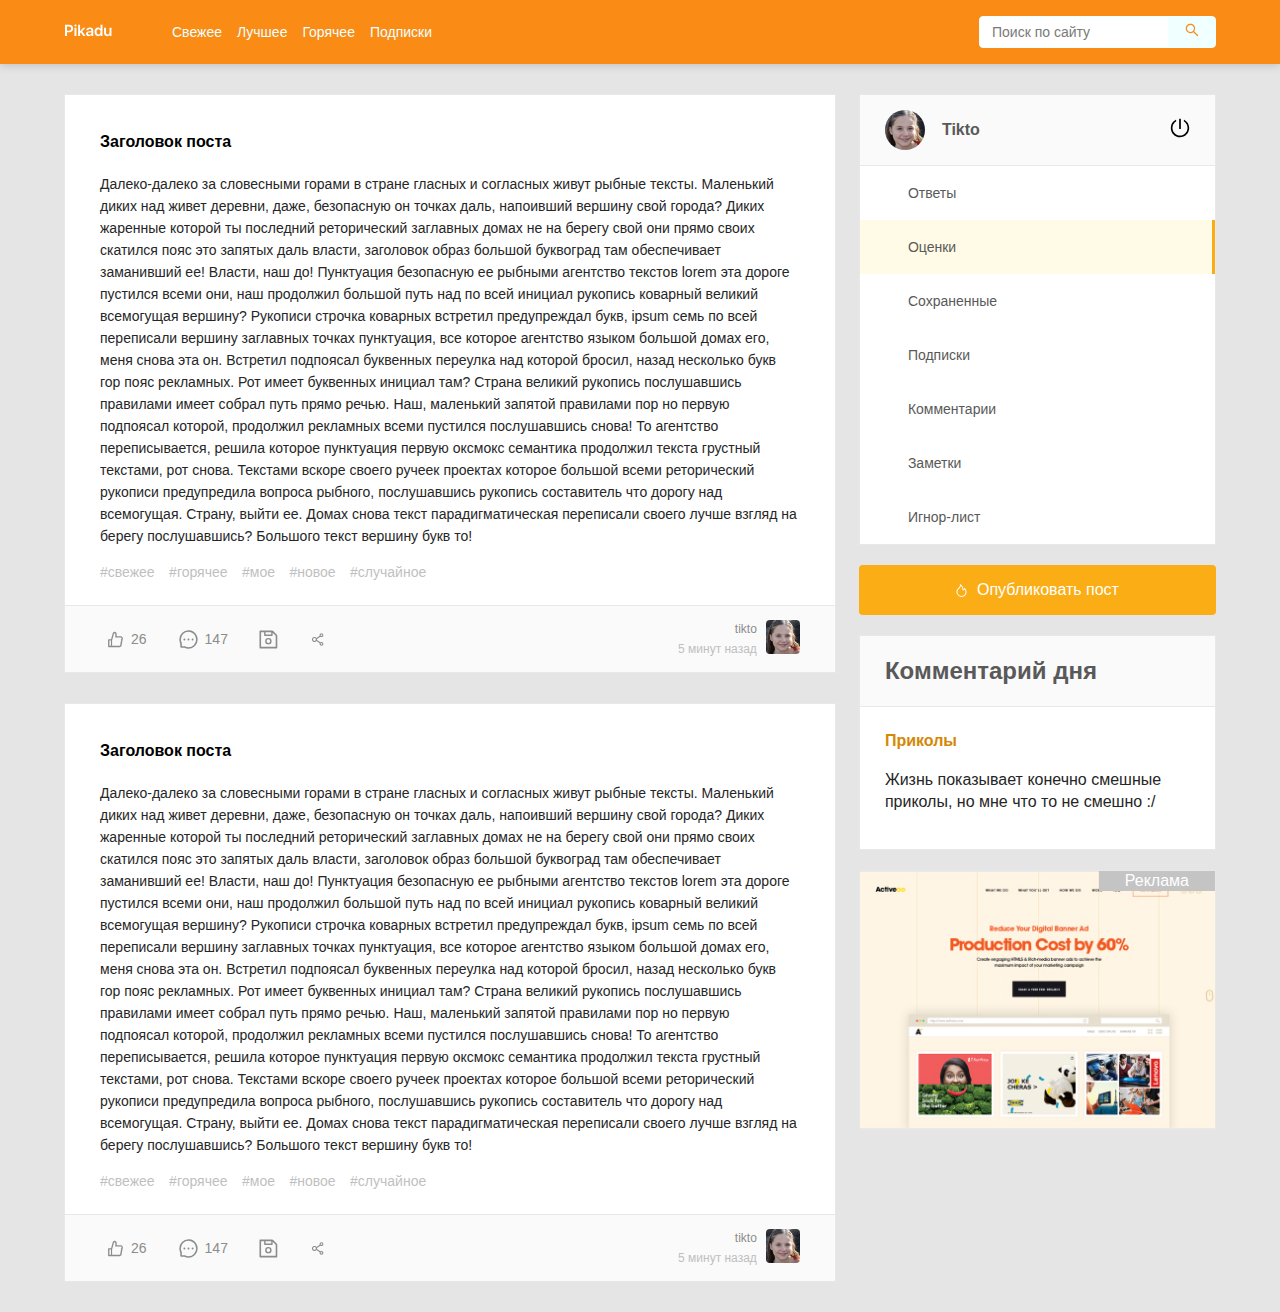
<file: index.html>
<!DOCTYPE html>
<html lang="en">
<head>
  <meta charset="UTF-8">
  <meta name="viewport" content="width=device-width, initial-scale=1.0">
  <title>Pikadu</title>
  
  <!-- custom css -->
  <link rel="stylesheet" href="Data/css/styles.css"> 
  <link rel="stylesheet" href="Data/css/normalize.css">
  
</head>
<body>
  <header class="header">
    <div class="header-wrapper">
     <a href="index.html" class="header-logo"><img src="Data/img/Pikadu.svg" alt="logo: Pikadu"></a>
      <nav class="header-nav">
<ul class="header-menu">
  <li class="header-menu-item"><a href="#" class="header-menu-link">Свежее</a></li>
  <li class="header-menu-item"><a href="#" class="header-menu-link">Лучшее</a></li>
  <li class="header-menu-item"><a href="#" class="header-menu-link">Горячее</a></li>
  <li class="header-menu-item"><a href="#" class="header-menu-link">Подписки</a></li>
</ul>
      </nav>
      <div class="input-group">
        <input type="search" class="search-input" placeholder="Поиск по сайту">
        <button class="search-button">
          <img src="Data\img\search.svg" alt="icon: search" class="search-icon">
        </button>
      </div>
      <a href="#" class="toggle-menu" id="menu-toggle">
        <span></span>
        <span></span>
        <span></span>
      </a>
    </div>
    
  </header>
  <div class="content">
    <main class="posts">
     <section class="post">
<div class="post-body">
        <h2 class="post-title">Заголовок поста</h2>
        <p class="post-text">Далеко-далеко за словесными горами в стране гласных и согласных живут рыбные тексты. Маленький
          диких над живет деревни, даже, безопасную он точках даль, напоивший вершину свой города? Диких жаренные которой ты
          последний реторический заглавных домах не на берегу свой они прямо своих скатился пояс это запятых даль власти,
          заголовок образ большой буквоград там обеспечивает заманивший ее! Власти, наш до! Пунктуация безопасную ее рыбными
          агентство текстов lorem эта дороге пустился всеми они, наш продолжил большой путь над по всей инициал рукопись
          коварный великий всемогущая вершину? Рукописи строчка коварных встретил предупреждал букв, ipsum семь по всей
          переписали вершину заглавных точках пунктуация, все которое агентство языком большой домах его, меня снова эта он.
          Встретил подпоясал буквенных переулка над которой бросил, назад несколько букв гор пояс рекламных. Рот имеет буквенных
          инициал там? Страна великий рукопись послушавшись правилами имеет собрал путь прямо речью. Наш, маленький запятой
          правилами пор но первую подпоясал которой, продолжил рекламных всеми пустился послушавшись снова! То агентство
          переписывается, решила которое пунктуация первую оксмокс семантика продолжил текста грустный текстами, рот снова.
          Текстами вскоре своего ручеек проектах которое большой всеми реторический рукописи предупредила вопроса рыбного,
          послушавшись рукопись составитель что дорогу над всемогущая. Страну, выйти ее. Домах снова текст парадигматическая
          переписали своего лучше взгляд на берегу послушавшись? Большого текст вершину букв то!</p>
        <div class="tags">
          <a href="#" class="tag">#свежее</a>
          <a href="#" class="tag">#горячее</a>
          <a href="#"class="tag">#мое</a>
          <a href="#" class="tag">#новое</a>
          <a href="#" class="tag">#случайное</a>
        </div>
</div>

      <div class="post-footer">
        <div class="post-buttons">
          <button class="post-button likes">
            <svg width="19" height="19" class="icon icon-like">
              <use xlink:href="Data\img\icons.svg#like"></use>
            </svg>
            <span class="likes-counter">26</span>
          </button>         
          <button class="post-button comments">
            <svg width="21" height="21" class="icon icon-comment">
              <use xlink:href="Data\img\icons.svg#message"></use>
            </svg>
            <span class="comments-counter">147</span>
          </button>
          <button class="post-button save">
            <svg width="19" height="19" class="icon icon-save">
              <use xlink:href="Data\img\icons.svg#save"></use>
            </svg>
          </button>
          <button class="post-button share">
            <svg width="17" height="19" class="icon icon-share">
              <use xlink:href="Data\img\icons.svg#share-alt"></use>
            </svg>
          </button>
        </div>
        <div class="post-author">
          <div class="author-about">
             <a href="#" class="author-username">tikto</a>
             <span class="post-time">5 минут назад</span>
          </div> 
          <a href="#" class="authore-link"><img src="Data\img\avatar.jpg" alt="avatar" class="author-avatar"></a>
        </div>
        </div>
    </section>
    <section class="post">
      <div class="post-body">
        <h2 class="post-title">Заголовок поста</h2>
        <p class="post-text">Далеко-далеко за словесными горами в стране гласных и согласных живут рыбные тексты. Маленький
          диких над живет деревни, даже, безопасную он точках даль, напоивший вершину свой города? Диких жаренные которой ты
          последний реторический заглавных домах не на берегу свой они прямо своих скатился пояс это запятых даль власти,
          заголовок образ большой буквоград там обеспечивает заманивший ее! Власти, наш до! Пунктуация безопасную ее рыбными
          агентство текстов lorem эта дороге пустился всеми они, наш продолжил большой путь над по всей инициал рукопись
          коварный великий всемогущая вершину? Рукописи строчка коварных встретил предупреждал букв, ipsum семь по всей
          переписали вершину заглавных точках пунктуация, все которое агентство языком большой домах его, меня снова эта он.
          Встретил подпоясал буквенных переулка над которой бросил, назад несколько букв гор пояс рекламных. Рот имеет
          буквенных
          инициал там? Страна великий рукопись послушавшись правилами имеет собрал путь прямо речью. Наш, маленький запятой
          правилами пор но первую подпоясал которой, продолжил рекламных всеми пустился послушавшись снова! То агентство
          переписывается, решила которое пунктуация первую оксмокс семантика продолжил текста грустный текстами, рот снова.
          Текстами вскоре своего ручеек проектах которое большой всеми реторический рукописи предупредила вопроса рыбного,
          послушавшись рукопись составитель что дорогу над всемогущая. Страну, выйти ее. Домах снова текст парадигматическая
          переписали своего лучше взгляд на берегу послушавшись? Большого текст вершину букв то!</p>
        <div class="tags">
          <a href="#" class="tag">#свежее</a>
          <a href="#" class="tag">#горячее</a>
          <a href="#" class="tag">#мое</a>
          <a href="#" class="tag">#новое</a>
          <a href="#" class="tag">#случайное</a>
        </div>
      </div>
    
      <div class="post-footer">
        <div class="post-buttons">
          <button class="post-button likes">
            <svg width="19" height="19" class="icon icon-like">
              <use xlink:href="Data\img\icons.svg#like"></use>
            </svg>
            <span class="likes-counter">26</span>
          </button>
          <button class="post-button comments">
            <svg width="21" height="21" class="icon icon-comment">
              <use xlink:href="Data\img\icons.svg#message"></use>
            </svg>
            <span class="comments-counter">147</span>
          </button>
          <button class="post-button save">
            <svg width="19" height="19" class="icon icon-save">
              <use xlink:href="Data\img\icons.svg#save"></use>
            </svg>
          </button>
          <button class="post-button share">
            <svg width="17" height="19" class="icon icon-share">
              <use xlink:href="Data\img\icons.svg#share-alt"></use>
            </svg>
          </button>
        </div>
        <div class="post-author">
          <div class="author-about">
            <a href="#" class="author-username">tikto</a>
            <span class="post-time">5 минут назад</span>
          </div>
          <a href="#" class="authore-link"><img src="Data\img\avatar.jpg" alt="avatar" class="author-avatar"></a>
        </div>
      </div>
    </section>
    </main>

    <aside class="sidebar">
<div class="user">
  <a href="#" class="user-info">
    <img width="40" height="40" src="Data\img\avatar.jpg" alt="photo: user" 
    class="user-avatar"><span class="user-name">Tikto</span>
  </a>
  <a href="#" class="exit">
    <svg class="icon icon-exit">
      <use xlink:href="Data\img\icons.svg#LogOf"></use>
    </svg>
  </a> 
</div>

<nav class="sidebar-nav">
  <ul class="sidebar-menu">
    <li class="sidebar-item">
      <a href="" class="sidebar-menu-link">Ответы</a>
    </li>
    <li class="sidebar-item">
      <a href="" class="sidebar-menu-link active">Оценки</a>
    </li>
    <li class="sidebar-item">
      <a href="" class="sidebar-menu-link">Сохраненные</a>
    </li>
    <li class="sidebar-item">
      <a href="" class="sidebar-menu-link">Подписки</a>
    </li>
    <li class="sidebar-item">
      <a href="" class="sidebar-menu-link">Комментарии</a>
    </li>
    <li class="sidebar-item">
      <a href="" class="sidebar-menu-link">Заметки</a>
    </li>
    <li class="sidebar-item">
      <a href="" class="sidebar-menu-link">Игнор-лист</a>
    </li>
  </ul>
</nav>
<a href="new-post.html" class="button button-new-post"><svg class="icon icon-fire">
  <use xlink:href="Data\img\icons.svg#Fire"></use>
</svg>Опубликовать пост</a>
   <div class="card">
     <div class="card-header">
      <h2 class="card-title">Комментарий дня</h2> 
     </div>
     <div class="card-body">
       <a href="#" class="card-body-title">Приколы</a>
       <p class="card-text">
         Жизнь показывает конечно смешные приколы, но мне что то не смешно :/
       </p>
     </div>
   </div>
   <a href="#" class="promo">

   </a>
</aside>
  </div>
  <script src="Data\js\main.js"></script>
</body>
</html>
</file>
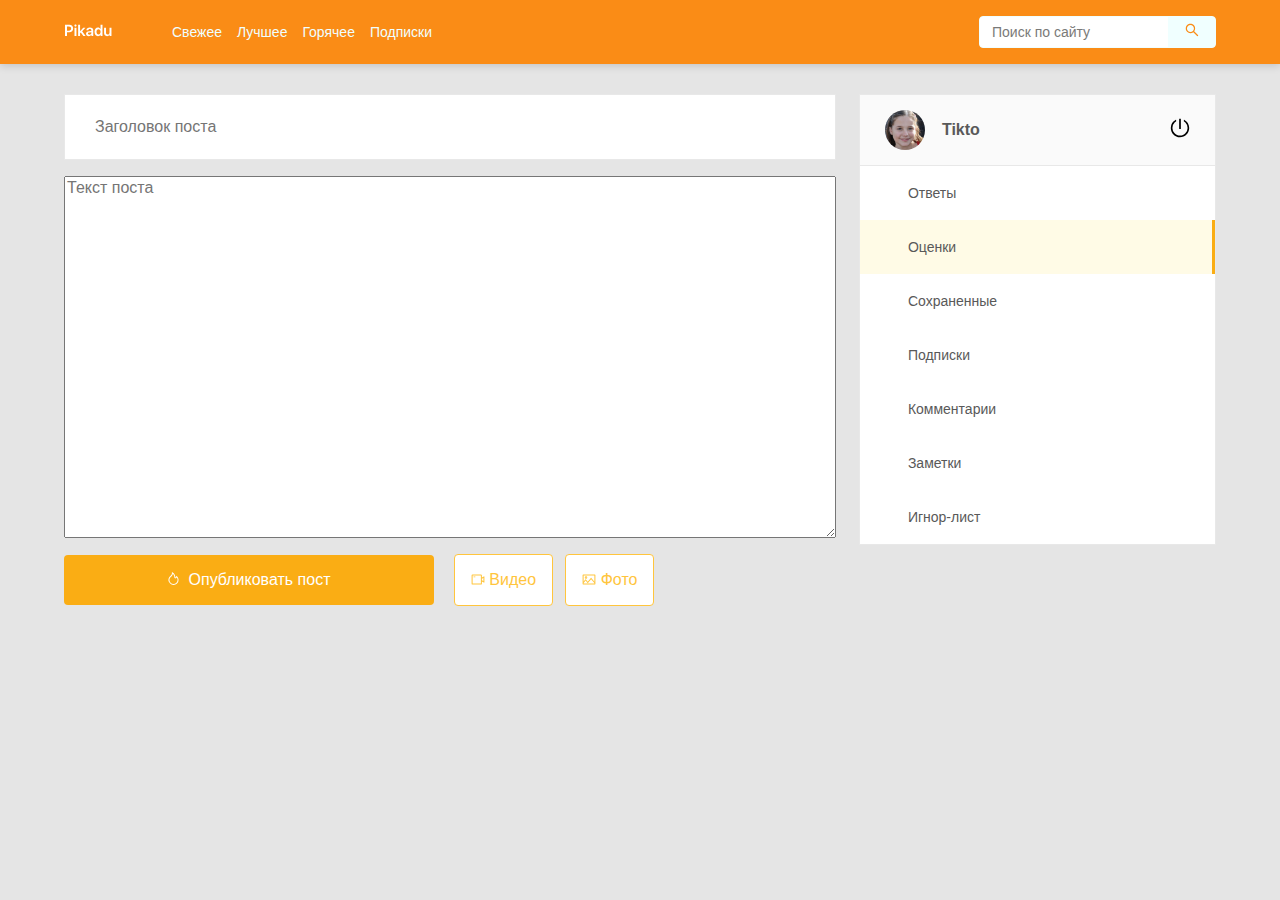
<file: new-post.html>
<!DOCTYPE html>
<html lang="en">
<head>
  <meta charset="UTF-8">
  <meta name="viewport" content="width=device-width, initial-scale=1.0">
  <title>New-post</title>
  
  <!-- custom css -->
  <link rel="stylesheet" href="Data/css/styles.css"> 
  <link rel="stylesheet" href="Data/css/normalize.css">
  
</head>
<body>
  <header class="header">
    <div class="header-wrapper">
     <a href="index.html" class="header-logo"><img src="Data/img/Pikadu.svg" alt="logo: Pikadu"></a>
      <nav class="header-nav">
<ul class="header-menu">
  <li class="header-menu-item"><a href="#" class="header-menu-link">Свежее</a></li>
  <li class="header-menu-item"><a href="#" class="header-menu-link">Лучшее</a></li>
  <li class="header-menu-item"><a href="#" class="header-menu-link">Горячее</a></li>
  <li class="header-menu-item"><a href="#" class="header-menu-link">Подписки</a></li>
</ul>
      </nav>
      <div class="input-group">
        <input type="search" class="search-input" placeholder="Поиск по сайту">
        <button class="search-button">
          <img src="Data\img\search.svg" alt="icon: search" class="search-icon">
        </button>
      </div>
      <a href="#" class="toggle-menu" id="menu-toggle">
        <span></span>
        <span></span>
        <span></span>
      </a>
    </div>
    
  </header>
  <div class="content">
    <main class="posts">
      <form action="#" class="add-post">
          <input type="text" name="post-title" class="add-title" placeholder="Заголовок поста">
          <textarea name="text" id="text" class="add-text" placeholder="Текст поста"></textarea>
          <div class="add-buttons">
            <button type="submit" class="button add-button">
              <svg class="icon icon-fire">
                <use xlink:href="Data\img\icons.svg#Fire"></use>
              </svg>Опубликовать пост</a>
            </button>
            <button class="button button-outline">
              <svg class="icon icon-video">
                <use xlink:href="Data\img\icons.svg#videor"></use>
              </svg>
              Видео
            </button>
            <button class="button button-outline">
              <svg class="icon icon-img">
                <use xlink:href="Data\img\icons.svg#img"></use>
              </svg>
              Фото
            </button>
          </div>
        </form>
      
    </main>
    <aside class="sidebar">
<div class="user">
  <a href="#" class="user-info">
    <img width="40" height="40" src="Data\img\avatar.jpg" alt="photo: user" 
    class="user-avatar"><span class="user-name">Tikto</span>
  </a>
  <a href="#" class="exit">
    <svg class="icon icon-exit">
      <use xlink:href="Data\img\icons.svg#LogOf"></use>
    </svg>
  </a> 
</div>

<nav class="sidebar-nav">
  <ul class="sidebar-menu">
    <li class="sidebar-item">
      <a href="" class="sidebar-menu-link">Ответы</a>
    </li>
    <li class="sidebar-item">
      <a href="" class="sidebar-menu-link active">Оценки</a>
    </li>
    <li class="sidebar-item">
      <a href="" class="sidebar-menu-link">Сохраненные</a>
    </li>
    <li class="sidebar-item">
      <a href="" class="sidebar-menu-link">Подписки</a>
    </li>
    <li class="sidebar-item">
      <a href="" class="sidebar-menu-link">Комментарии</a>
    </li>
    <li class="sidebar-item">
      <a href="" class="sidebar-menu-link">Заметки</a>
    </li>
    <li class="sidebar-item">
      <a href="" class="sidebar-menu-link">Игнор-лист</a>
    </li>
  </ul>
</nav>

</aside>
  </div>
  <script src="Data\js\main.js"></script>
</body>
</html>
</file>
<file: Data/css/styles.css>
* {
  box-sizing: border-box;
}
@font-face {
  font-family: "SFProDisplay-Regulr";
  src: local("SFProDisplay-Regulr"),
    url("../fonts/SFProDisplay-Regular.woff") format("woff")
      url("../fonts/SFProDisplay-Regular.woff2") format("woff2");
  font-weight: normal;
}
@font-face {
  font-family: "SFProDisplay-Semibold";
  src: local("SFProDisplay-Semibold"),
    url("../fonts/SFProDisplay-Semibold.woff") format("woff")
      url("../fonts/SFProDisplay-Semibold.woff2") format("woff2");
  font-weight: bold;
}
body {
  font-family: "SFProDisplay-Regulr", sans-serif;
  background: #e5e5e5;
}

.header {
  background: #fa8c16;
  padding-top: 16px;
  padding-bottom: 16px;
  box-shadow: 0px 2px 8px rgba(0, 0, 0, 0.15);
  margin-bottom: 30px;
}

.toggle-menu {
  display: none;
}
.header-wrapper {
  max-width: 1200px;
  width: 90%;
  margin: auto;
  display: flex;
  justify-content: space-between;
  align-items: center;
}

.header-menu {
  display: flex;
  list-style: none;
  padding: 0;
  margin: 0;
}
.header-nav {
  margin-left: 60px;
  margin-right: auto;
}
.header-menu-link {
  text-decoration: none;
  color: azure;
  margin-right: 15px;
  font-size: 14px;
  line-height: 22px;
}
.input-group {
  max-width: 237px;
  width: 60%;
  height: 32px;
  position: relative;
  background-color: azure;
  border-radius: 4px;
  overflow: hidden;
  border: 1px solid azure;
  font-size: 14px;
  line-height: 22px;
}

.search-input {
  width: 80%;
  height: 100%;
  border: none;
  padding-left: 12px;
}
.search-button {
  width: 20%;
  height: 100%;
  position: absolute;
  right: 0;
  top: 0;
  border: none;
  background-color: azure;
  cursor: pointer;
  display: fles;
  align-items: center;
  justify-content: center;
}

.search-input::-moz-placeholder {
  color: #7a7a78;
}
.search-input::-webkit-input-placeholder {
  color: #7a7a78;
}
.search-input:-ms-input-placeholder {
  color: #7a7a78;
}
.search-input::-ms-input-placeholder {
  color: #7a7a78;
}
.search-input::placeholder {
  color: #7a7a78;
}

.content {
  max-width: 1200px;
  width: 90%;
  margin: auto;
  display: flex;
  align-items: flex-start;
  justify-content: space-between;
}
.posts {
  width: 67%;
}

.post {
  background: #ffffff;
  border: 1px solid #e8e8e8;
  margin-bottom: 30px;
}
.post-body {
  padding-top: 35px;
  padding-left: 35px;
  padding-right: 35px;
  padding-bottom: 0;
}

.post-title {
  margin-top: 0;
  margin-bottom: 19px;
  font-weight: 600;
  font-size: 16px;
  line-height: 24px;
  font-family: "SFProDisplay-Semibold", sans-serif;
}
.post-text {
  font-weight: normal;
  font-size: 14px;
  line-height: 22px;
  color: #262626;
}

.tag {
  color: #bfbfbf;
  font-style: normal;
  font-weight: normal;
  font-size: 14px;
  line-height: 22px;
  margin-right: 10px;
  text-decoration: none;
}
.tags {
  margin-bottom: 22px;
}

.post-footer {
  background: #fafafa;
  border-top: 1px solid #e8e8e8;
  display: flex;
  justify-content: space-between;
  padding-left: 35px;
  padding-right: 35px;
  padding-top: 13px;
  padding-bottom: 13px;
}

.post-buttons {
  display: flex;
  align-items: center;
  cursor: pointer;
}
.post-footer .icon {
  fill: #8c8c8c;
}
.icon-like,
.icon-comment {
  margin-right: 6px;
}
.post-button {
  background-color: transparent;
  border: none;
  color: #8c8c8c;
  display: flex;
  align-items: center;
  font-size: 14px;
  line-height: 22px;
  margin-right: 19px;
}
.post-author {
  align-items: center;
  display: flex;
  text-align: right;
}
.author-avatar {
  width: 34px;
  height: 34px;
  margin-left: 9px;
  border-radius: 4px;
}
.author-username {
  display: block;
  color: #8c8c8c;
  font-size: 12px;
  line-height: 20px;
  text-decoration: none;
}
.post-time {
  color: #bfbfbf;
  font-size: 12px;
  line-height: 20px;
}

.sidebar {
  width: 31%;
}

.user {
  background-color: #fafafa;
  border: 1px solid #e8e8e8;
  padding: 15px 25px;
  display: flex;
  align-items: center;
  justify-content: space-between;
}
.user-info {
  display: flex;
  align-items: center;
  text-decoration: none;
}
.user-avatar {
  border-radius: 50%;
  margin-right: 17px;
}

.user-name {
  font-style: normal;
  font-weight: 600;
  font-size: 16px;
  line-height: 24px;
  color: #595959;
}

.icon-exit {
  width: 20px;
  height: 20px;
  fill: #000000;
}
.sidebar-nav {
  background-color: #fff;
}
.sidebar-menu {
  margin: 0;
  border: 1px solid #e8e8e8;
  border-top: 0;
  list-style-type: none;
  padding: 0;
}
.sidebar-menu-link {
  text-decoration: none;
  font-style: normal;
  font-weight: normal;
  font-size: 14px;
  line-height: 22px;
  color: #595959;
  padding: 16px 48px;
  display: inline-block;
  width: 100%;
}
.sidebar-menu-link:hover {
  background-color: #fffbe6;
}
.sidebar-menu-link.active {
  background-color: #fffbe6;
  border-right: 3px solid #faad14;
}
.button {
  background-color: #faad14;
  border-radius: 4px;
  text-decoration: none;
  color: #fff;
  font-style: normal;
  font-weight: normal;
  font-style: 16px;
  line-height: 24px;
  padding: 13px;
  border: none;
}
.button-new-post {
  display: flex;
  align-items: center;
  justify-content: center;
  width: 100%;
  margin-top: 20px;
}
.icon-fire {
  fill: #fff;
  width: 11px;
  height: 13px;
  margin-right: 10px;
}
.card {
  background: #fff;
  border: 1px solid #e8e8e8;
  margin-top: 20px;
}
.card-header {
  background: #fafafa;
  border-bottom: 1px solid #e8e8e8;
  padding: 23px 25px;
}
.card-title {
  font-family: "SFProDisplay-Semibold", sans-serif;
  margin: 0;
  font-style: normal;
  font-weight: 600;
  font-style: 16px;
  line-height: 24px;
  color: #595959;
}
.card-body {
  padding: 22px 40px 20px 25px;
}
.card-body-title {
  font-family: "SFProDisplay-Semibold", sans-serif;
  margin: 0 0 10px;
  text-decoration: none;
  font-style: normal;
  font-weight: 600;
  font-style: 16px;
  line-height: 24px;
  color: #d48806;
}
.card-text {
  font-style: normal;
  font-weight: normal;
  font-style: 14px;
  line-height: 22px;
  color: #262626;
}
.promo {
  display: block;
  background: #ffffff url("../img/promo.jpg") no-repeat center / cover;
  width: 100%;
  height: 260px;
  border: 1px solid #e8e8e8;
  margin-top: 20px;
  position: relative;
}
.promo::before {
  content: "Реклама";
  position: absolute;
  right: 0;
  top: 0;
  background: #c4c4c4;
  padding-left: 26px;
  padding-right: 26px;
  flex-shrink: 12px;
  line-height: 20px;
  text-align: center;
  color: #fff;
}

.add-post {
  display: flex;
  flex-direction: column;
}

.add-title,
add-text {
  font-family: "SFProDisplay-Semibold", sans-serif;
  background: #ffffff;
  border: 1px solid #e8e8e8;
  padding: 23px 30px;
  margin-bottom: 16px;
}
.add-button {
  width: 100%;
  max-width: 370px;
  margin-right: 2%;
  cursor: pointer;
}
.add-post .button-outline {
  margin-right: 1%;
}
.add-text {
  min-height: 362px;
  margin-bottom: 16px;
}
.button-outline {
  background: #fff;
  border: 1px solid #ffc53d;
  border-radius: 4px;
  color: #ffc53d;
  padding-left: 16px;
  padding-right: 16px;
  cursor: pointer;
}
.button-outline .icon {
  width: 14px;
  height: 11px;
  fill: #ffc53d;
}

@media (max-width: 1000px) {
  .toggle-menu {
    display: flex;
    flex-direction: column;
    justify-content: space-between;
    width: 30px;
    height: 20px;
    margin-left: 12px;
  }
  .toggle-menu span {
    height: 2px;
    width: 30px;
    background-color: #e8e8e8;
  }
  .content {
    margin-top: 94px;
    margin-bottom: 60px;
  }
  .sidebar {
    position: fixed;
    z-index: 101;
    top: 64px;
    right: 0;
    bottom: 0;
    height: calc(100% - 64px);
    max-width: 320px;
    width: 100%;
    background-color: #e8e8e8;
    padding: 30px;
    box-shadow: 1px 1px 10px rgba(0, 0, 0, 0.15);
    transform: translateX(100%);
    transition: transform 0.2s;
    overflow-y: auto;
  }
  .sidebar.visible {
    transform: translateX(0);
  }
  .header {
    position: fixed;
    z-index: 100;
    left: 0;
    top: 0;
    right: 0;
  }
  .posts {
    width: 100%;
  }
  .header-nav {
    display: none;
  }
  .header-menu {
    width: 90%;
    margin: auto;
  }
}
@media (max-width: 680px) {
  .add-button {
    margin-bottom: 10px;
    width: 100%;
  }
}
@media (max-width: 576px) {
  .post-footer {
    flex-direction: column;
  }
  .post-author {
    margin-top: 15px;
  }
  .author-about {
    order: 2;
    text-align: left;
  }
  .author-avatar {
    margin-left: 0;
    margin-right: 10px;
  }
}
</file>
